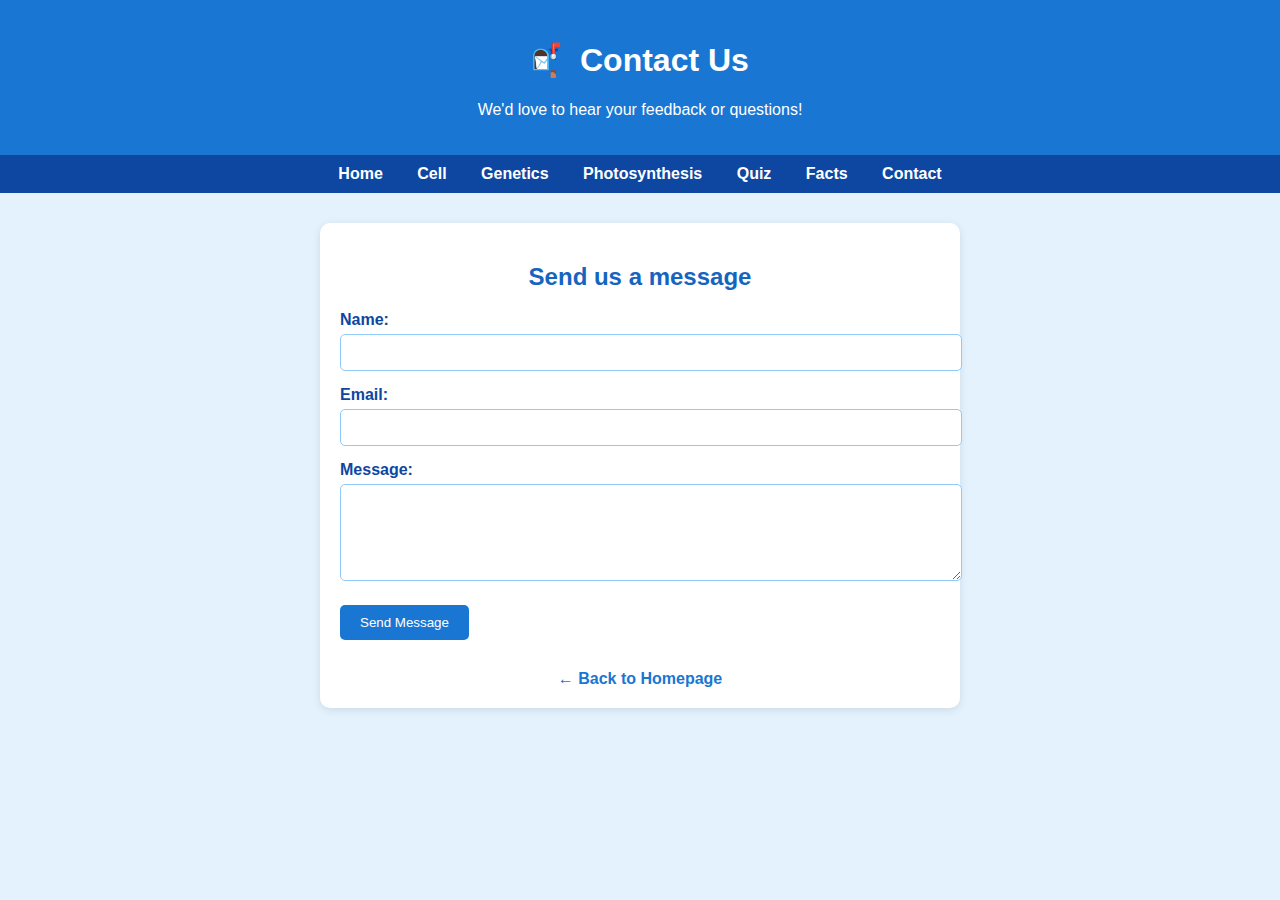
<file: contact.html>
<!DOCTYPE html>
<html lang="en">
<head>
  <meta charset="UTF-8" />
  <meta name="viewport" content="width=device-width, initial-scale=1.0">
  <title>Contact Us - BioLearn</title>
  <style>
    body {
      font-family: 'Segoe UI', Tahoma, Geneva, Verdana, sans-serif;
      margin: 0;
      padding: 0;
      background-color: #e3f2fd;
      color: #0d47a1;
    }
    header {
      background-color: #1976d2;
      color: white;
      padding: 20px;
      text-align: center;
    }
    nav {
      background-color: #0d47a1;
      padding: 10px;
      text-align: center;
    }
    nav a {
      color: white;
      margin: 0 15px;
      text-decoration: none;
      font-weight: bold;
    }
    nav a:hover {
      text-decoration: underline;
    }
    .container {
      max-width: 600px;
      margin: 30px auto;
      background-color: #ffffff;
      padding: 20px;
      border-radius: 10px;
      box-shadow: 0 2px 8px rgba(0, 0, 0, 0.1);
    }
    h2 {
      text-align: center;
      color: #1565c0;
    }
    label {
      display: block;
      margin-top: 15px;
      font-weight: bold;
    }
    input, textarea {
      width: 100%;
      padding: 10px;
      margin-top: 5px;
      border: 1px solid #90caf9;
      border-radius: 5px;
    }
    button {
      margin-top: 20px;
      background-color: #1976d2;
      color: white;
      border: none;
      padding: 10px 20px;
      border-radius: 5px;
      cursor: pointer;
    }
    button:hover {
      background-color: #1565c0;
    }
    .back-link {
      display: block;
      text-align: center;
      margin-top: 30px;
      color: #1976d2;
      text-decoration: none;
      font-weight: bold;
    }
    .back-link:hover {
      text-decoration: underline;
    }
  </style>
</head>
<body>
  <header>
    <h1>📬 Contact Us</h1>
    <p>We'd love to hear your feedback or questions!</p>
  </header>

  <nav>
    <a href="index.html">Home</a>
    <a href="cell.html">Cell</a>
    <a href="genetics.html">Genetics</a>
    <a href="photosynthesis.html">Photosynthesis</a>
    <a href="quiz.html">Quiz</a>
    <a href="facts.html">Facts</a>
    <a href="contact.html">Contact</a>
  </nav>

  <div class="container">
    <h2>Send us a message</h2>
    <form>
      <label for="name">Name:</label>
      <input type="text" id="name" name="name" required />

      <label for="email">Email:</label>
      <input type="email" id="email" name="email" required />

      <label for="message">Message:</label>
      <textarea id="message" name="message" rows="5" required></textarea>

      <button type="submit">Send Message</button>
    </form>

    <a href="index.html" class="back-link">← Back to Homepage</a>
  </div>
</body>
</html>
</file>
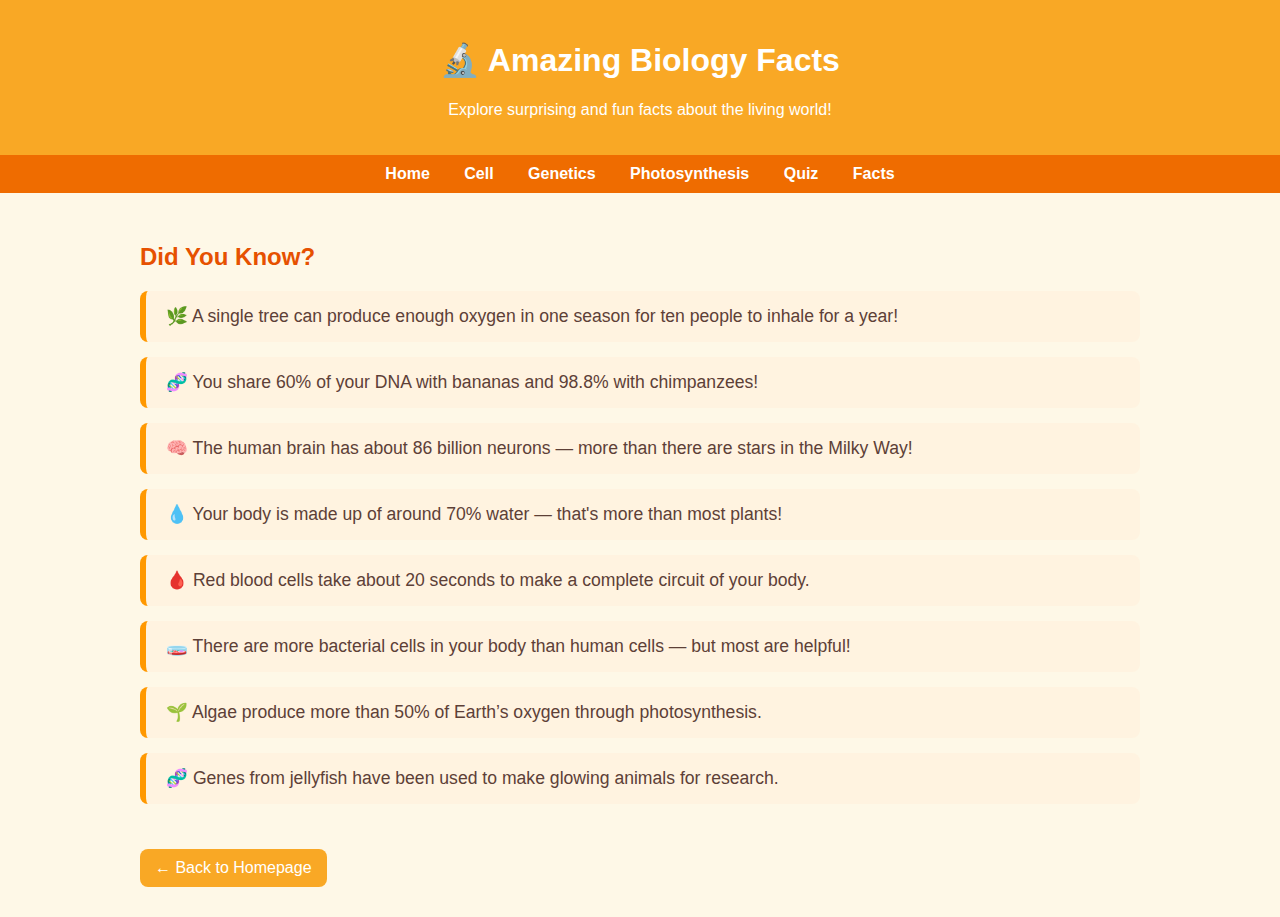
<file: facts.html>
<!DOCTYPE html>
<html lang="en">
<head>
  <meta charset="UTF-8" />
  <meta name="viewport" content="width=device-width, initial-scale=1.0">
  <title>Biology Fun Facts - BioLearn</title>
  <style>
    body {
      margin: 0;
      font-family: 'Segoe UI', Tahoma, Geneva, Verdana, sans-serif;
      background-color: #fef8e7;
      color: #5d4037;
    }
    header {
      background-color: #f9a825;
      color: white;
      padding: 20px;
      text-align: center;
    }
    nav {
      background-color: #ef6c00;
      padding: 10px;
      text-align: center;
    }
    nav a {
      color: white;
      margin: 0 15px;
      text-decoration: none;
      font-weight: bold;
    }
    nav a:hover {
      text-decoration: underline;
    }
    .container {
      max-width: 1000px;
      margin: auto;
      padding: 30px 20px;
    }
    h2 {
      color: #e65100;
    }
    .fact {
      background: #fff3e0;
      padding: 15px 20px;
      margin: 15px 0;
      border-left: 6px solid #ff9800;
      border-radius: 8px;
      font-size: 1.1em;
    }
    .back-link {
      display: inline-block;
      margin-top: 30px;
      padding: 10px 15px;
      background: #f9a825;
      color: white;
      border-radius: 8px;
      text-decoration: none;
    }
    .back-link:hover {
      background: #ef6c00;
    }
  </style>
</head>
<body>
  <header>
    <h1>🔬 Amazing Biology Facts</h1>
    <p>Explore surprising and fun facts about the living world!</p>
  </header>

  <nav>
    <a href="index.html">Home</a>
    <a href="cell.html">Cell</a>
    <a href="genetics.html">Genetics</a>
    <a href="photosynthesis.html">Photosynthesis</a>
    <a href="quiz.html">Quiz</a>
    <a href="facts.html">Facts</a>
  </nav>

  <div class="container">
    <h2>Did You Know?</h2>
    <div class="fact">🌿 A single tree can produce enough oxygen in one season for ten people to inhale for a year!</div>
    <div class="fact">🧬 You share 60% of your DNA with bananas and 98.8% with chimpanzees!</div>
    <div class="fact">🧠 The human brain has about 86 billion neurons — more than there are stars in the Milky Way!</div>
    <div class="fact">💧 Your body is made up of around 70% water — that's more than most plants!</div>
    <div class="fact">🩸 Red blood cells take about 20 seconds to make a complete circuit of your body.</div>
    <div class="fact">🧫 There are more bacterial cells in your body than human cells — but most are helpful!</div>
    <div class="fact">🌱 Algae produce more than 50% of Earth’s oxygen through photosynthesis.</div>
    <div class="fact">🧬 Genes from jellyfish have been used to make glowing animals for research.</div>

    <a href="index.html" class="back-link">← Back to Homepage</a>
  </div>
</body>
</html>
</file>
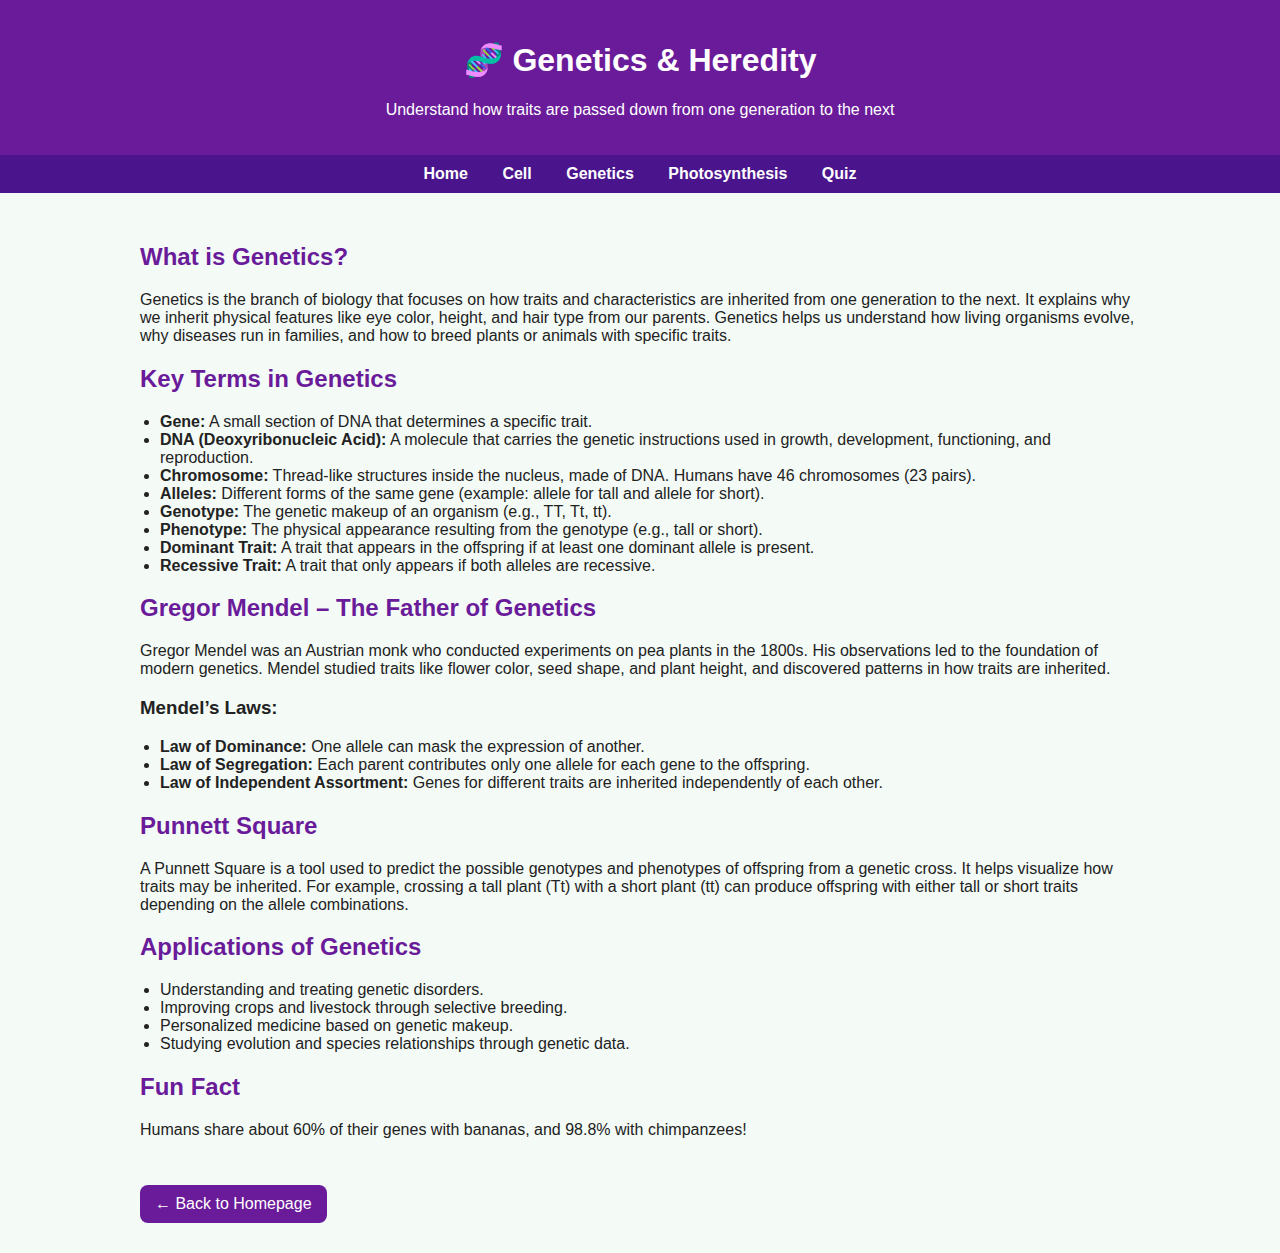
<file: genetics.html>
<!DOCTYPE html>
<html lang="en">
<head>
  <meta charset="UTF-8">
  <meta name="viewport" content="width=device-width, initial-scale=1.0">
  <title>Genetics - BioLearn</title>
  <style>
    body {
      font-family: 'Segoe UI', Tahoma, Geneva, Verdana, sans-serif;
      margin: 0;
      padding: 0;
      background-color: #f4fbf7;
      color: #222;
    }
    header {
      background-color: #6a1b9a;
      color: white;
      padding: 20px;
      text-align: center;
    }
    nav {
      background-color: #4a148c;
      padding: 10px;
      text-align: center;
    }
    nav a {
      color: white;
      margin: 0 15px;
      text-decoration: none;
      font-weight: bold;
    }
    nav a:hover {
      text-decoration: underline;
    }
    .container {
      max-width: 1000px;
      margin: auto;
      padding: 30px 20px;
    }
    h2 {
      color: #6a1b9a;
    }
    ul {
      padding-left: 20px;
    }
    .back-link {
      display: inline-block;
      margin-top: 30px;
      padding: 10px 15px;
      background: #6a1b9a;
      color: white;
      border-radius: 8px;
      text-decoration: none;
    }
    .back-link:hover {
      background: #4a148c;
    }
  </style>
</head>
<body>
  <header>
    <h1>🧬 Genetics & Heredity</h1>
    <p>Understand how traits are passed down from one generation to the next</p>
  </header>

  <nav>
    <a href="index.html">Home</a>
    <a href="cell.html">Cell</a>
    <a href="genetics.html">Genetics</a>
    <a href="photosynthesis.html">Photosynthesis</a>
    <a href="quiz.html">Quiz</a>
  </nav>

  <div class="container">
    <h2>What is Genetics?</h2>
    <p>Genetics is the branch of biology that focuses on how traits and characteristics are inherited from one generation to the next. It explains why we inherit physical features like eye color, height, and hair type from our parents. Genetics helps us understand how living organisms evolve, why diseases run in families, and how to breed plants or animals with specific traits.</p>

    <h2>Key Terms in Genetics</h2>
    <ul>
      <li><strong>Gene:</strong> A small section of DNA that determines a specific trait.</li>
      <li><strong>DNA (Deoxyribonucleic Acid):</strong> A molecule that carries the genetic instructions used in growth, development, functioning, and reproduction.</li>
      <li><strong>Chromosome:</strong> Thread-like structures inside the nucleus, made of DNA. Humans have 46 chromosomes (23 pairs).</li>
      <li><strong>Alleles:</strong> Different forms of the same gene (example: allele for tall and allele for short).</li>
      <li><strong>Genotype:</strong> The genetic makeup of an organism (e.g., TT, Tt, tt).</li>
      <li><strong>Phenotype:</strong> The physical appearance resulting from the genotype (e.g., tall or short).</li>
      <li><strong>Dominant Trait:</strong> A trait that appears in the offspring if at least one dominant allele is present.</li>
      <li><strong>Recessive Trait:</strong> A trait that only appears if both alleles are recessive.</li>
    </ul>

    <h2>Gregor Mendel – The Father of Genetics</h2>
    <p>Gregor Mendel was an Austrian monk who conducted experiments on pea plants in the 1800s. His observations led to the foundation of modern genetics. Mendel studied traits like flower color, seed shape, and plant height, and discovered patterns in how traits are inherited.</p>

    <h3>Mendel’s Laws:</h3>
    <ul>
      <li><strong>Law of Dominance:</strong> One allele can mask the expression of another.</li>
      <li><strong>Law of Segregation:</strong> Each parent contributes only one allele for each gene to the offspring.</li>
      <li><strong>Law of Independent Assortment:</strong> Genes for different traits are inherited independently of each other.</li>
    </ul>

    <h2>Punnett Square</h2>
    <p>A Punnett Square is a tool used to predict the possible genotypes and phenotypes of offspring from a genetic cross. It helps visualize how traits may be inherited. For example, crossing a tall plant (Tt) with a short plant (tt) can produce offspring with either tall or short traits depending on the allele combinations.</p>

    <h2>Applications of Genetics</h2>
    <ul>
      <li>Understanding and treating genetic disorders.</li>
      <li>Improving crops and livestock through selective breeding.</li>
      <li>Personalized medicine based on genetic makeup.</li>
      <li>Studying evolution and species relationships through genetic data.</li>
    </ul>

    <h2>Fun Fact</h2>
    <p>Humans share about 60% of their genes with bananas, and 98.8% with chimpanzees!</p>

    <a href="index.html" class="back-link">← Back to Homepage</a>
  </div>
</body>
</html>
</file>
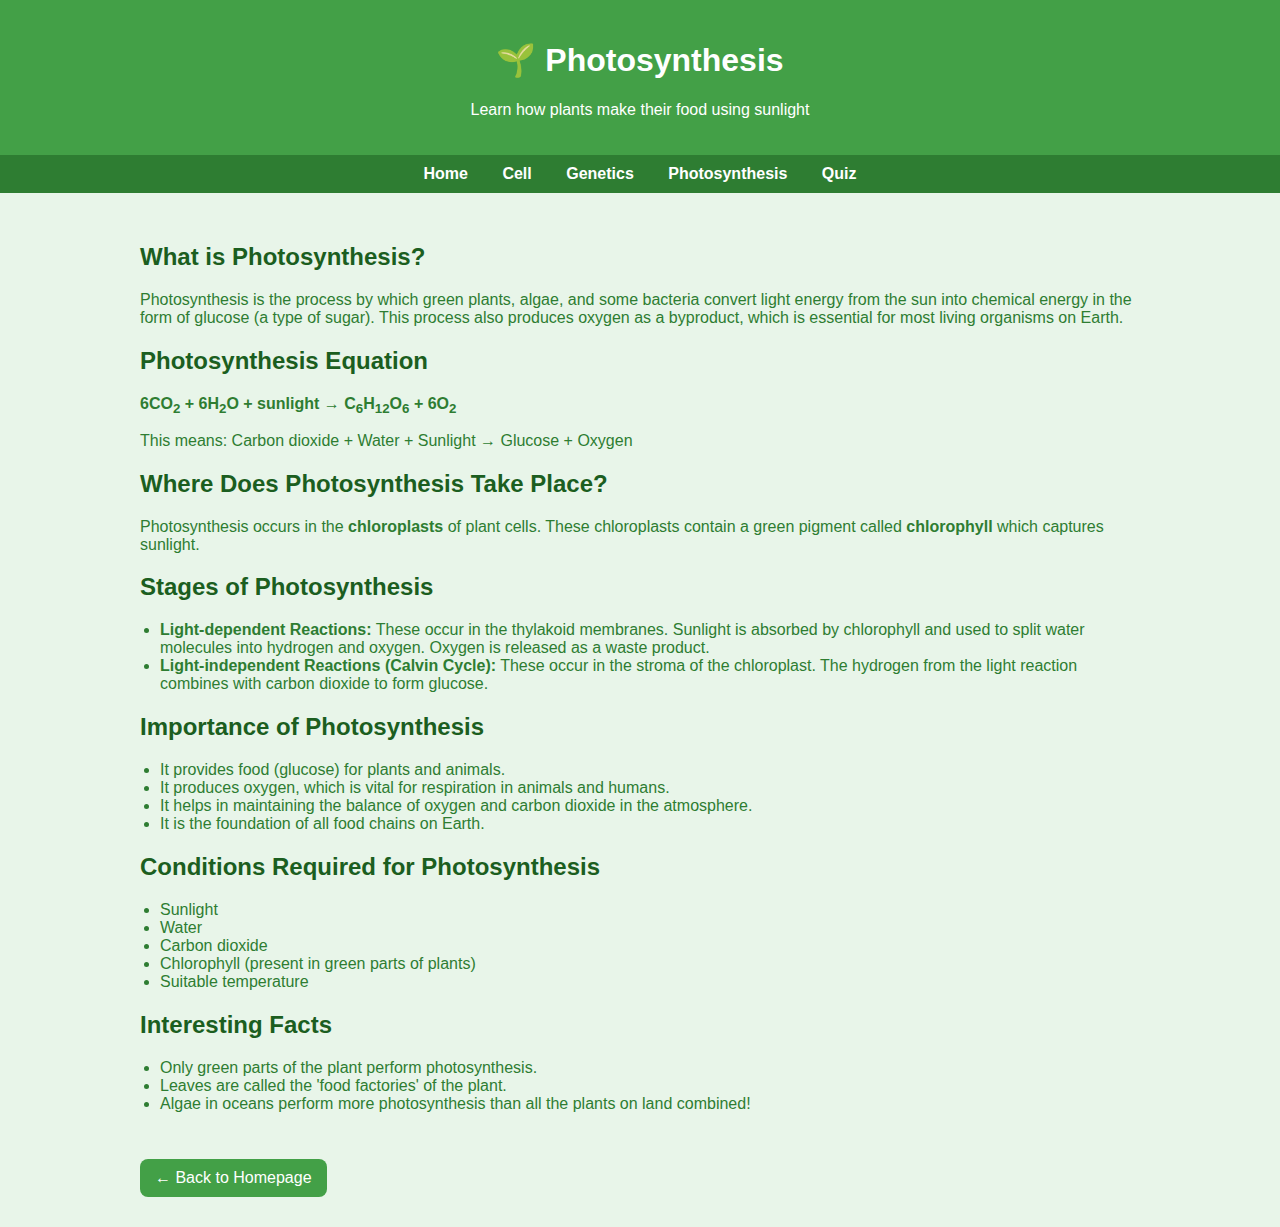
<file: photosynthesis.html>
<!DOCTYPE html>
<html lang="en">
<head>
  <meta charset="UTF-8">
  <meta name="viewport" content="width=device-width, initial-scale=1.0">
  <title>Photosynthesis - BioLearn</title>
  <style>
    body {
      font-family: 'Segoe UI', Tahoma, Geneva, Verdana, sans-serif;
      margin: 0;
      padding: 0;
      background-color: #e8f5e9;
      color: #2e7d32;
    }
    header {
      background-color: #43a047;
      color: white;
      padding: 20px;
      text-align: center;
    }
    nav {
      background-color: #2e7d32;
      padding: 10px;
      text-align: center;
    }
    nav a {
      color: white;
      margin: 0 15px;
      text-decoration: none;
      font-weight: bold;
    }
    nav a:hover {
      text-decoration: underline;
    }
    .container {
      max-width: 1000px;
      margin: auto;
      padding: 30px 20px;
    }
    h2 {
      color: #1b5e20;
    }
    ul {
      padding-left: 20px;
    }
    .back-link {
      display: inline-block;
      margin-top: 30px;
      padding: 10px 15px;
      background: #43a047;
      color: white;
      border-radius: 8px;
      text-decoration: none;
    }
    .back-link:hover {
      background: #2e7d32;
    }
  </style>
</head>
<body>
  <header>
    <h1>🌱 Photosynthesis</h1>
    <p>Learn how plants make their food using sunlight</p>
  </header>

  <nav>
    <a href="index.html">Home</a>
    <a href="cell.html">Cell</a>
    <a href="genetics.html">Genetics</a>
    <a href="photosynthesis.html">Photosynthesis</a>
    <a href="quiz.html">Quiz</a>
  </nav>

  <div class="container">
    <h2>What is Photosynthesis?</h2>
    <p>Photosynthesis is the process by which green plants, algae, and some bacteria convert light energy from the sun into chemical energy in the form of glucose (a type of sugar). This process also produces oxygen as a byproduct, which is essential for most living organisms on Earth.</p>

    <h2>Photosynthesis Equation</h2>
    <p><strong>6CO<sub>2</sub> + 6H<sub>2</sub>O + sunlight → C<sub>6</sub>H<sub>12</sub>O<sub>6</sub> + 6O<sub>2</sub></strong></p>
    <p>This means: Carbon dioxide + Water + Sunlight → Glucose + Oxygen</p>

    <h2>Where Does Photosynthesis Take Place?</h2>
    <p>Photosynthesis occurs in the <strong>chloroplasts</strong> of plant cells. These chloroplasts contain a green pigment called <strong>chlorophyll</strong> which captures sunlight.</p>

    <h2>Stages of Photosynthesis</h2>
    <ul>
      <li><strong>Light-dependent Reactions:</strong> These occur in the thylakoid membranes. Sunlight is absorbed by chlorophyll and used to split water molecules into hydrogen and oxygen. Oxygen is released as a waste product.</li>
      <li><strong>Light-independent Reactions (Calvin Cycle):</strong> These occur in the stroma of the chloroplast. The hydrogen from the light reaction combines with carbon dioxide to form glucose.</li>
    </ul>

    <h2>Importance of Photosynthesis</h2>
    <ul>
      <li>It provides food (glucose) for plants and animals.</li>
      <li>It produces oxygen, which is vital for respiration in animals and humans.</li>
      <li>It helps in maintaining the balance of oxygen and carbon dioxide in the atmosphere.</li>
      <li>It is the foundation of all food chains on Earth.</li>
    </ul>

    <h2>Conditions Required for Photosynthesis</h2>
    <ul>
      <li>Sunlight</li>
      <li>Water</li>
      <li>Carbon dioxide</li>
      <li>Chlorophyll (present in green parts of plants)</li>
      <li>Suitable temperature</li>
    </ul>

    <h2>Interesting Facts</h2>
    <ul>
      <li>Only green parts of the plant perform photosynthesis.</li>
      <li>Leaves are called the 'food factories' of the plant.</li>
      <li>Algae in oceans perform more photosynthesis than all the plants on land combined!</li>
    </ul>

    <a href="index.html" class="back-link">← Back to Homepage</a>
  </div>
</body>
</html>
</file>
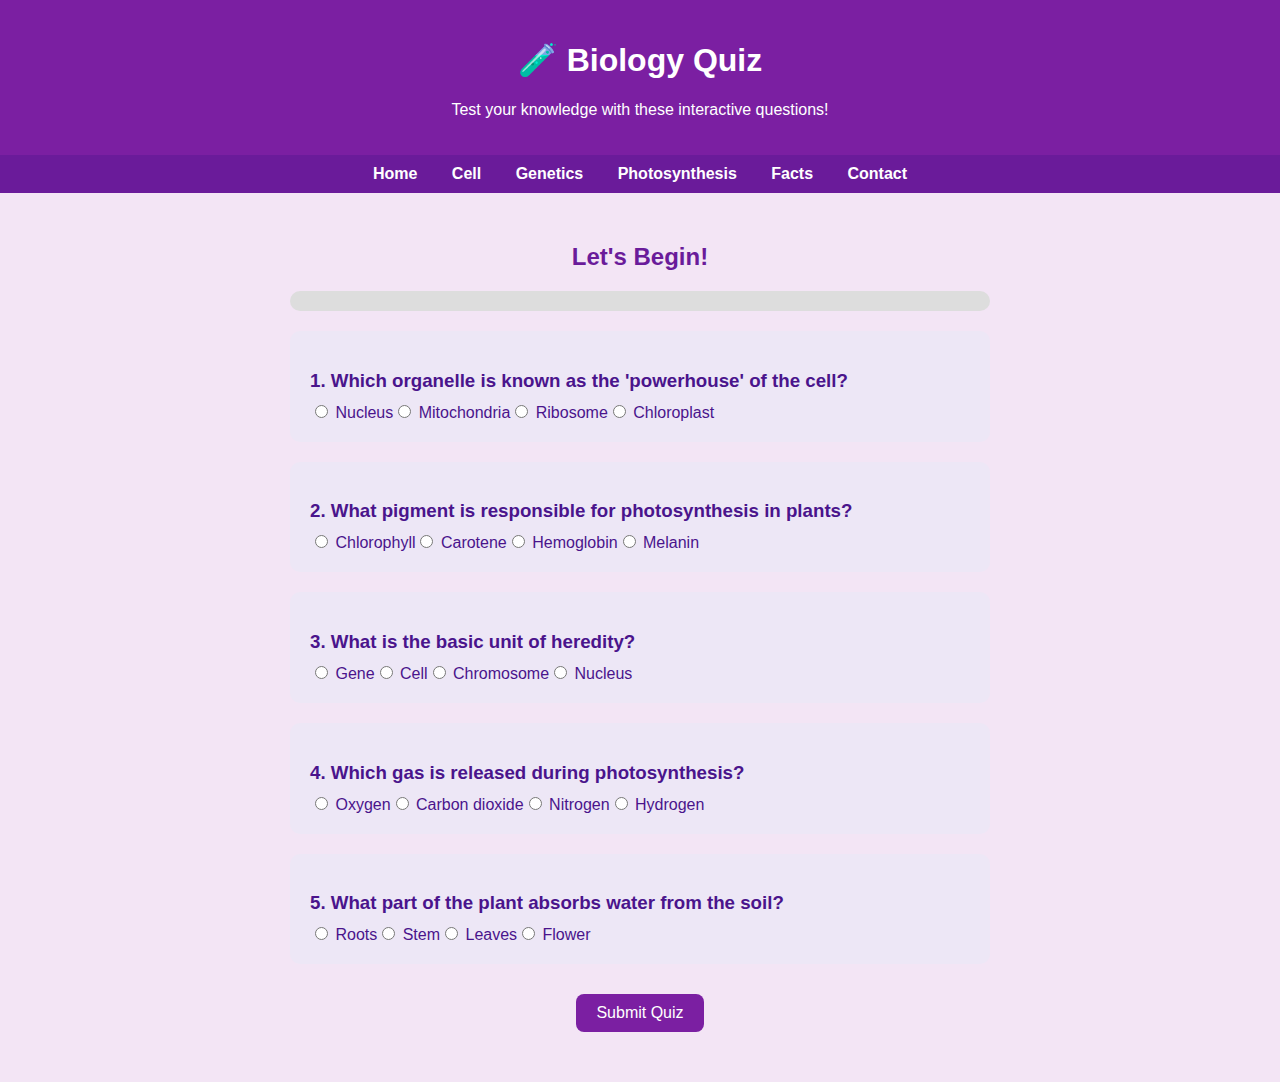
<file: quiz.html>
<!DOCTYPE html>
<html lang="en">
<head>
  <meta charset="UTF-8">
  <meta name="viewport" content="width=device-width, initial-scale=1.0">
  <title>Biology Quiz - BioLearn</title>
  <style>
    body {
      font-family: 'Segoe UI', sans-serif;
      background-color: #f3e5f5;
      margin: 0;
      padding: 0;
      color: #4a148c;
    }
    header {
      background-color: #7b1fa2;
      color: white;
      padding: 20px;
      text-align: center;
    }
    nav {
      background-color: #6a1b9a;
      text-align: center;
      padding: 10px;
    }
    nav a {
      color: white;
      margin: 0 15px;
      text-decoration: none;
      font-weight: bold;
    }
    nav a:hover {
      text-decoration: underline;
    }
    .container {
      max-width: 700px;
      margin: auto;
      padding: 30px 20px;
    }
    h2 {
      text-align: center;
      color: #6a1b9a;
    }
    .question {
      margin: 20px 0;
      padding: 20px;
      background-color: #ede7f6;
      border-radius: 10px;
    }
    .question h3 {
      margin-bottom: 10px;
    }
    .options label {
      display: block;
      margin: 5px 0;
      cursor: pointer;
    }
    .submit-btn, .retry-btn {
      display: block;
      margin: 30px auto 10px;
      padding: 10px 20px;
      background-color: #7b1fa2;
      color: white;
      border: none;
      border-radius: 8px;
      font-size: 1rem;
      cursor: pointer;
    }
    .submit-btn:hover, .retry-btn:hover {
      background-color: #4a148c;
    }
    .result {
      text-align: center;
      font-size: 1.2em;
      font-weight: bold;
      margin-top: 20px;
    }
    .progress-container {
      width: 100%;
      background-color: #ddd;
      border-radius: 10px;
      overflow: hidden;
      margin-top: 20px;
    }
    .progress-bar {
      height: 20px;
      background-color: #7b1fa2;
      width: 0;
      transition: width 0.5s ease-in-out;
    }
  </style>
</head>
<body>
  <header>
    <h1>🧪 Biology Quiz</h1>
    <p>Test your knowledge with these interactive questions!</p>
  </header>

  <nav>
    <a href="index.html">Home</a>
    <a href="cell.html">Cell</a>
    <a href="genetics.html">Genetics</a>
    <a href="photosynthesis.html">Photosynthesis</a>
    <a href="facts.html">Facts</a>
    <a href="contact.html">Contact</a>
  </nav>

  <div class="container">
    <h2>Let's Begin!</h2>
    <div class="progress-container">
      <div id="progressBar" class="progress-bar"></div>
    </div>
    <form id="quizForm"></form>
    <div id="result" class="result"></div>
    <button id="retryBtn" class="retry-btn" style="display:none;">Retry Quiz</button>
  </div>

  <audio id="correctSound" src="https://cdn.pixabay.com/download/audio/2022/03/15/audio_9fd366599f.mp3" preload="auto"></audio>
  <audio id="wrongSound" src="https://cdn.pixabay.com/download/audio/2022/03/15/audio_d66f389caf.mp3" preload="auto"></audio>

  <script>
    const questions = [
      [
        { q: "Which organelle is known as the 'powerhouse' of the cell?", a: ["Nucleus", "Mitochondria", "Ribosome", "Chloroplast"], correct: 1 },
        { q: "What pigment is responsible for photosynthesis in plants?", a: ["Chlorophyll", "Carotene", "Hemoglobin", "Melanin"], correct: 0 },
        { q: "What is the basic unit of heredity?", a: ["Gene", "Cell", "Chromosome", "Nucleus"], correct: 0 },
        { q: "Which gas is released during photosynthesis?", a: ["Oxygen", "Carbon dioxide", "Nitrogen", "Hydrogen"], correct: 0 },
        { q: "What part of the plant absorbs water from the soil?", a: ["Roots", "Stem", "Leaves", "Flower"], correct: 0 }
      ],
      [
        { q: "Which organelle is responsible for photosynthesis?", a: ["Mitochondria", "Ribosome", "Chloroplast", "Nucleus"], correct: 2 },
        { q: "Which of these is not a part of the cell?", a: ["Membrane", "Cell wall", "Battery", "Cytoplasm"], correct: 2 },
        { q: "Which body system includes the heart?", a: ["Digestive", "Respiratory", "Circulatory", "Nervous"], correct: 2 },
        { q: "Which blood cells fight infection?", a: ["Red", "White", "Platelets", "Plasma"], correct: 1 },
        { q: "What gas do we breathe in?", a: ["Oxygen", "Carbon Dioxide", "Nitrogen", "Hydrogen"], correct: 0 }
      ]
    ];

    const form = document.getElementById('quizForm');
    const result = document.getElementById('result');
    const retryBtn = document.getElementById('retryBtn');
    const correctSound = document.getElementById('correctSound');
    const wrongSound = document.getElementById('wrongSound');
    const progressBar = document.getElementById('progressBar');

    let currentSet = 0;

    function loadQuiz() {
      form.innerHTML = '';
      result.textContent = '';
      retryBtn.style.display = 'none';
      progressBar.style.width = '0%';

      const quiz = questions[currentSet];
      quiz.forEach((item, index) => {
        const div = document.createElement('div');
        div.className = 'question';
        div.innerHTML = `<h3>${index + 1}. ${item.q}</h3>`;
        item.a.forEach((option, i) => {
          div.innerHTML += `<label><input type="radio" name="q${index}" value="${i}"> ${option}</label>`;
        });
        form.appendChild(div);
      });

      const btn = document.createElement('button');
      btn.type = 'submit';
      btn.className = 'submit-btn';
      btn.textContent = 'Submit Quiz';
      form.appendChild(btn);
    }

    form.addEventListener('submit', function(event) {
      event.preventDefault();
      const quiz = questions[currentSet];
      let score = 0;

      for (let i = 0; i < quiz.length; i++) {
        const selected = form[`q${i}`].value;
        if (parseInt(selected) === quiz[i].correct) {
          score++;
          correctSound.play();
        } else {
          wrongSound.play();
        }
      }

      const percentage = (score / quiz.length) * 100;
      progressBar.style.width = percentage + '%';

      result.textContent = `You scored ${score} out of ${quiz.length}!`;
      result.style.color = score === quiz.length ? 'green' : (score >= quiz.length / 2 ? 'orange' : 'red');
      retryBtn.style.display = 'inline-block';
    });

    retryBtn.addEventListener('click', function() {
      currentSet = (currentSet + 1) % questions.length;
      loadQuiz();
    });

    loadQuiz();
  </script>
</body>
</html>
</file>
